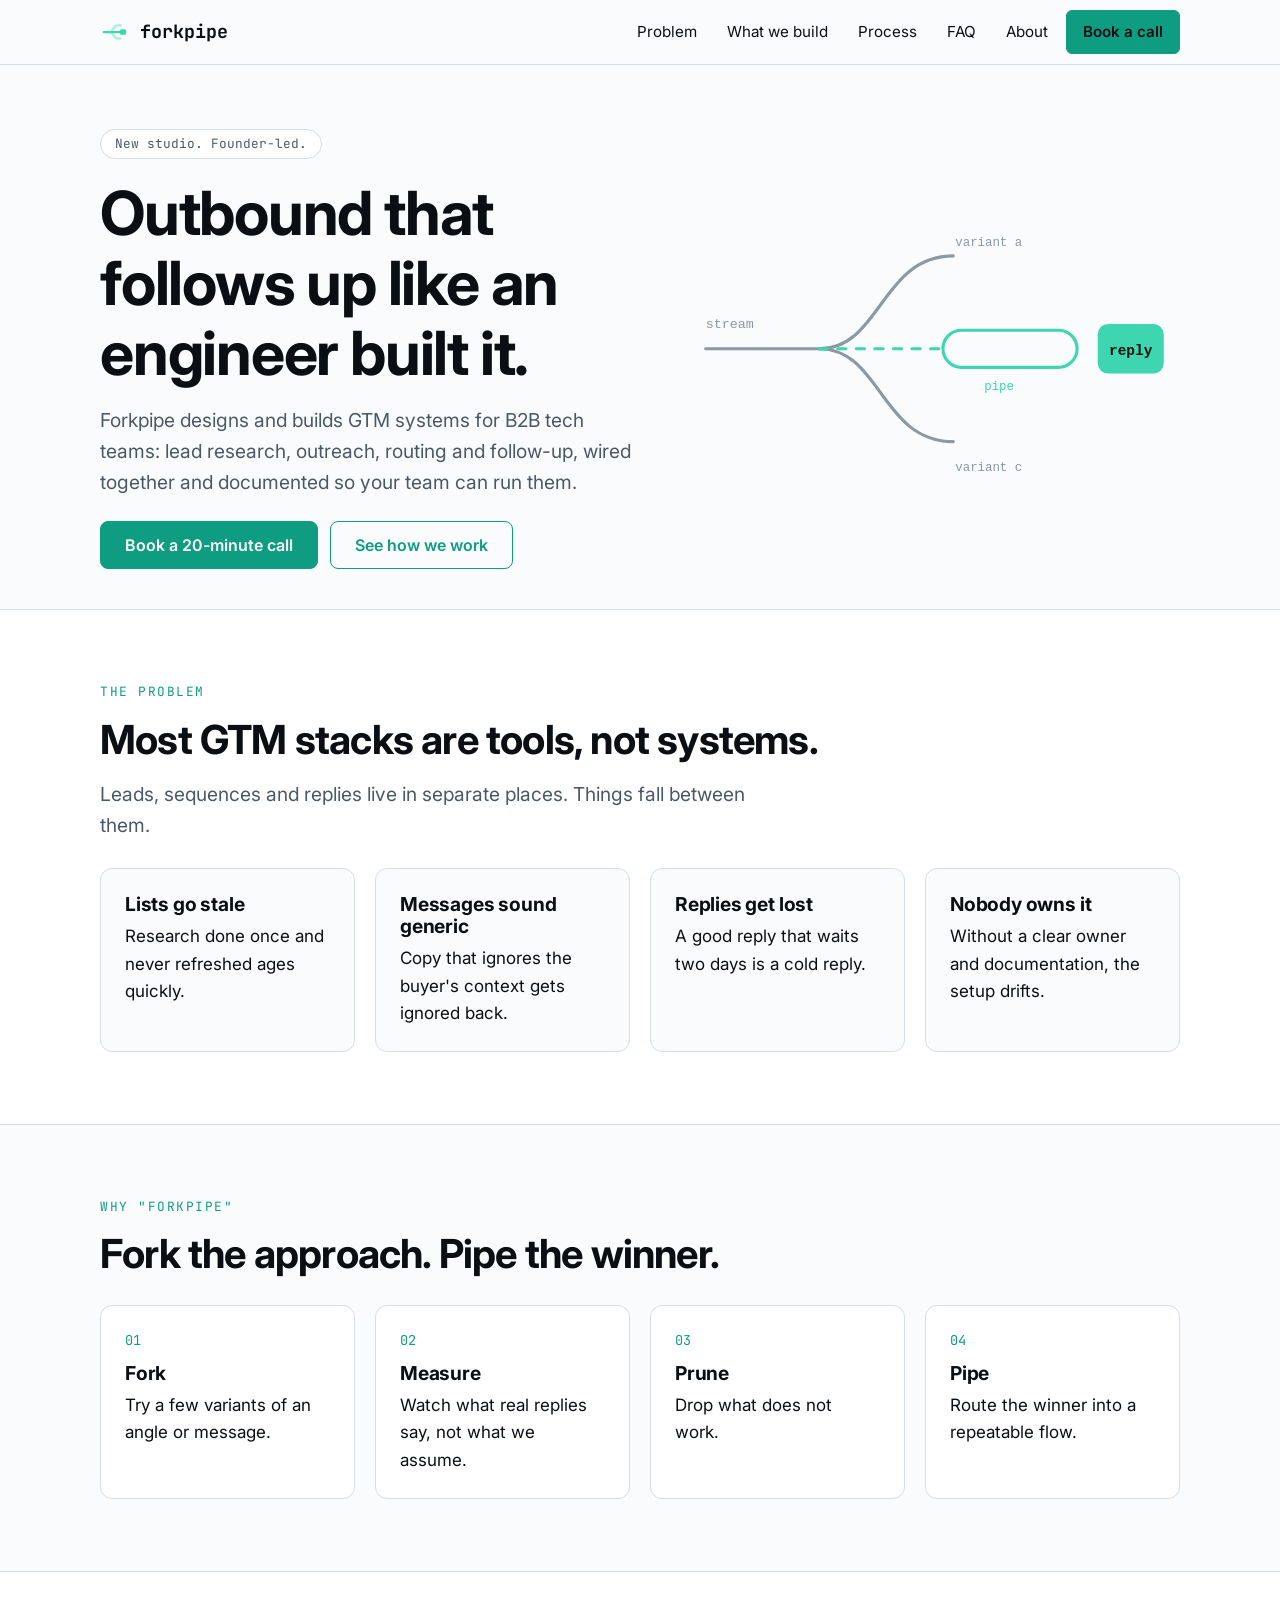
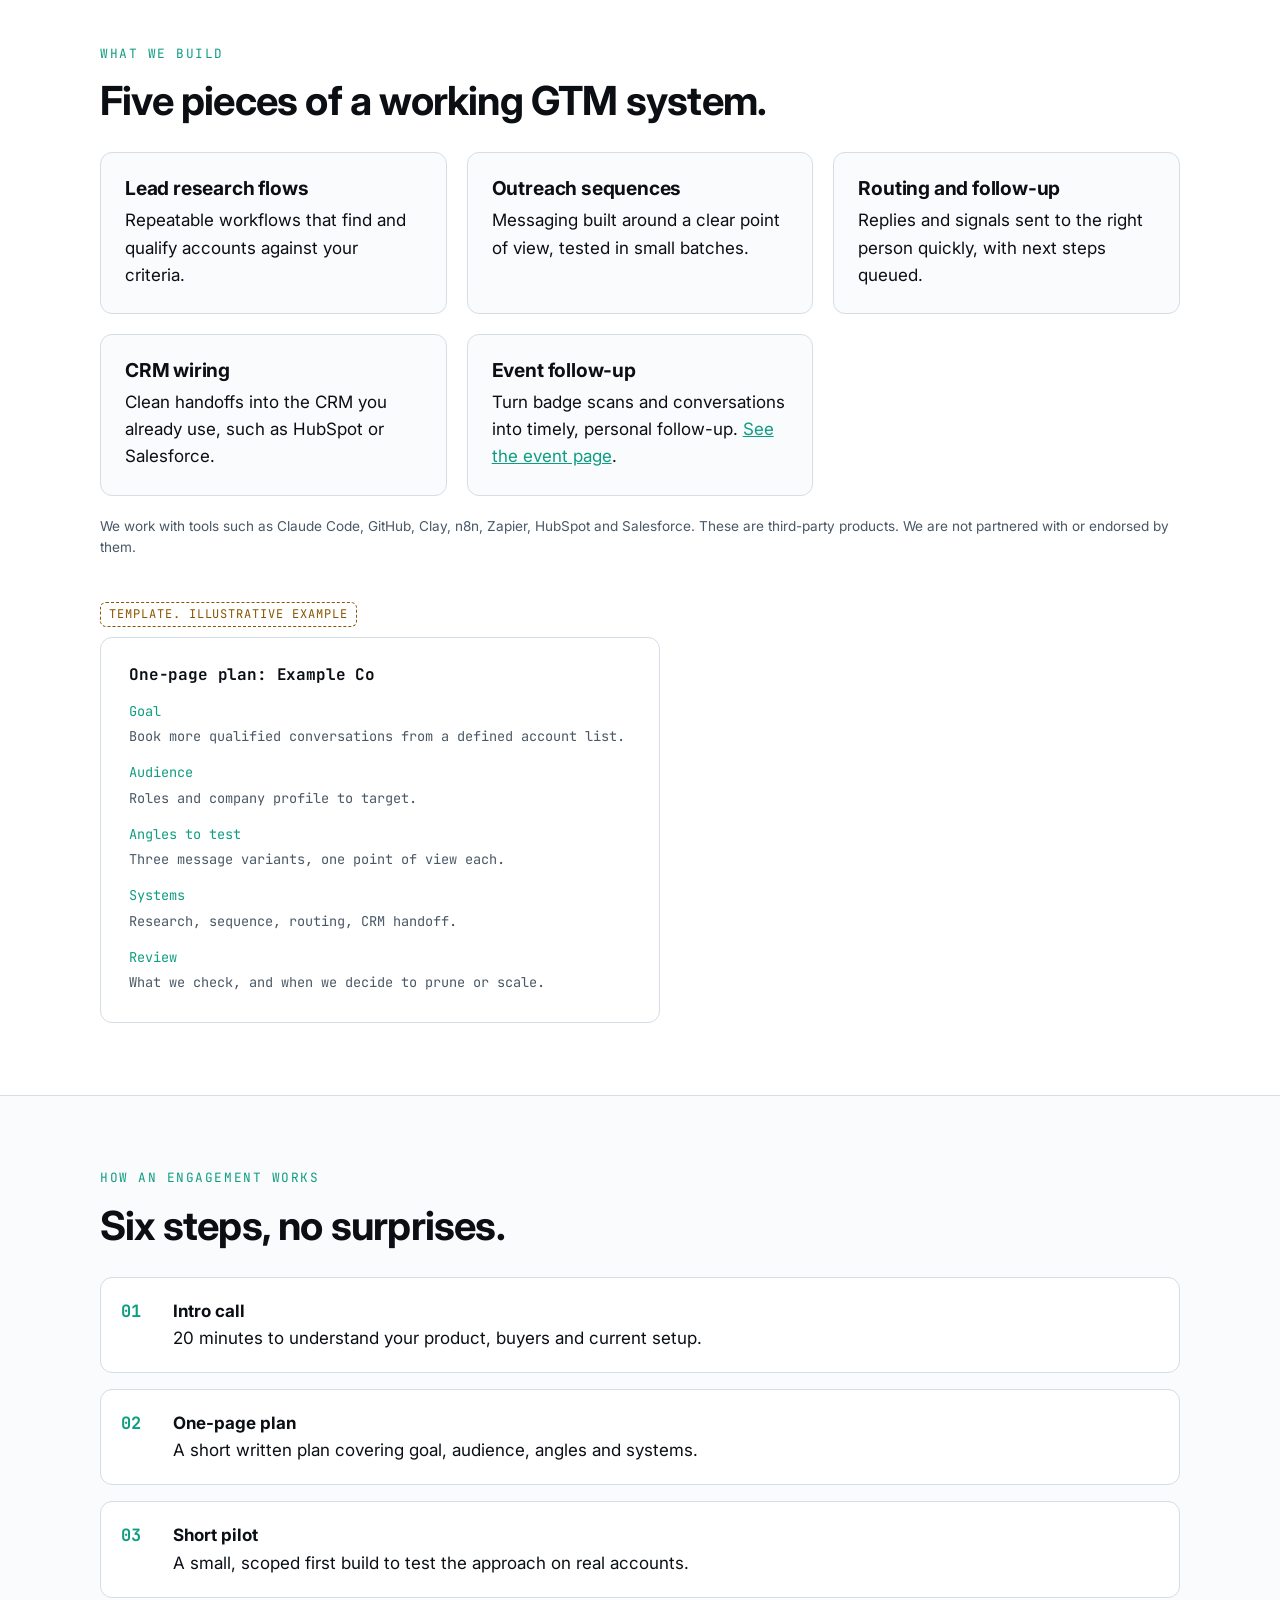
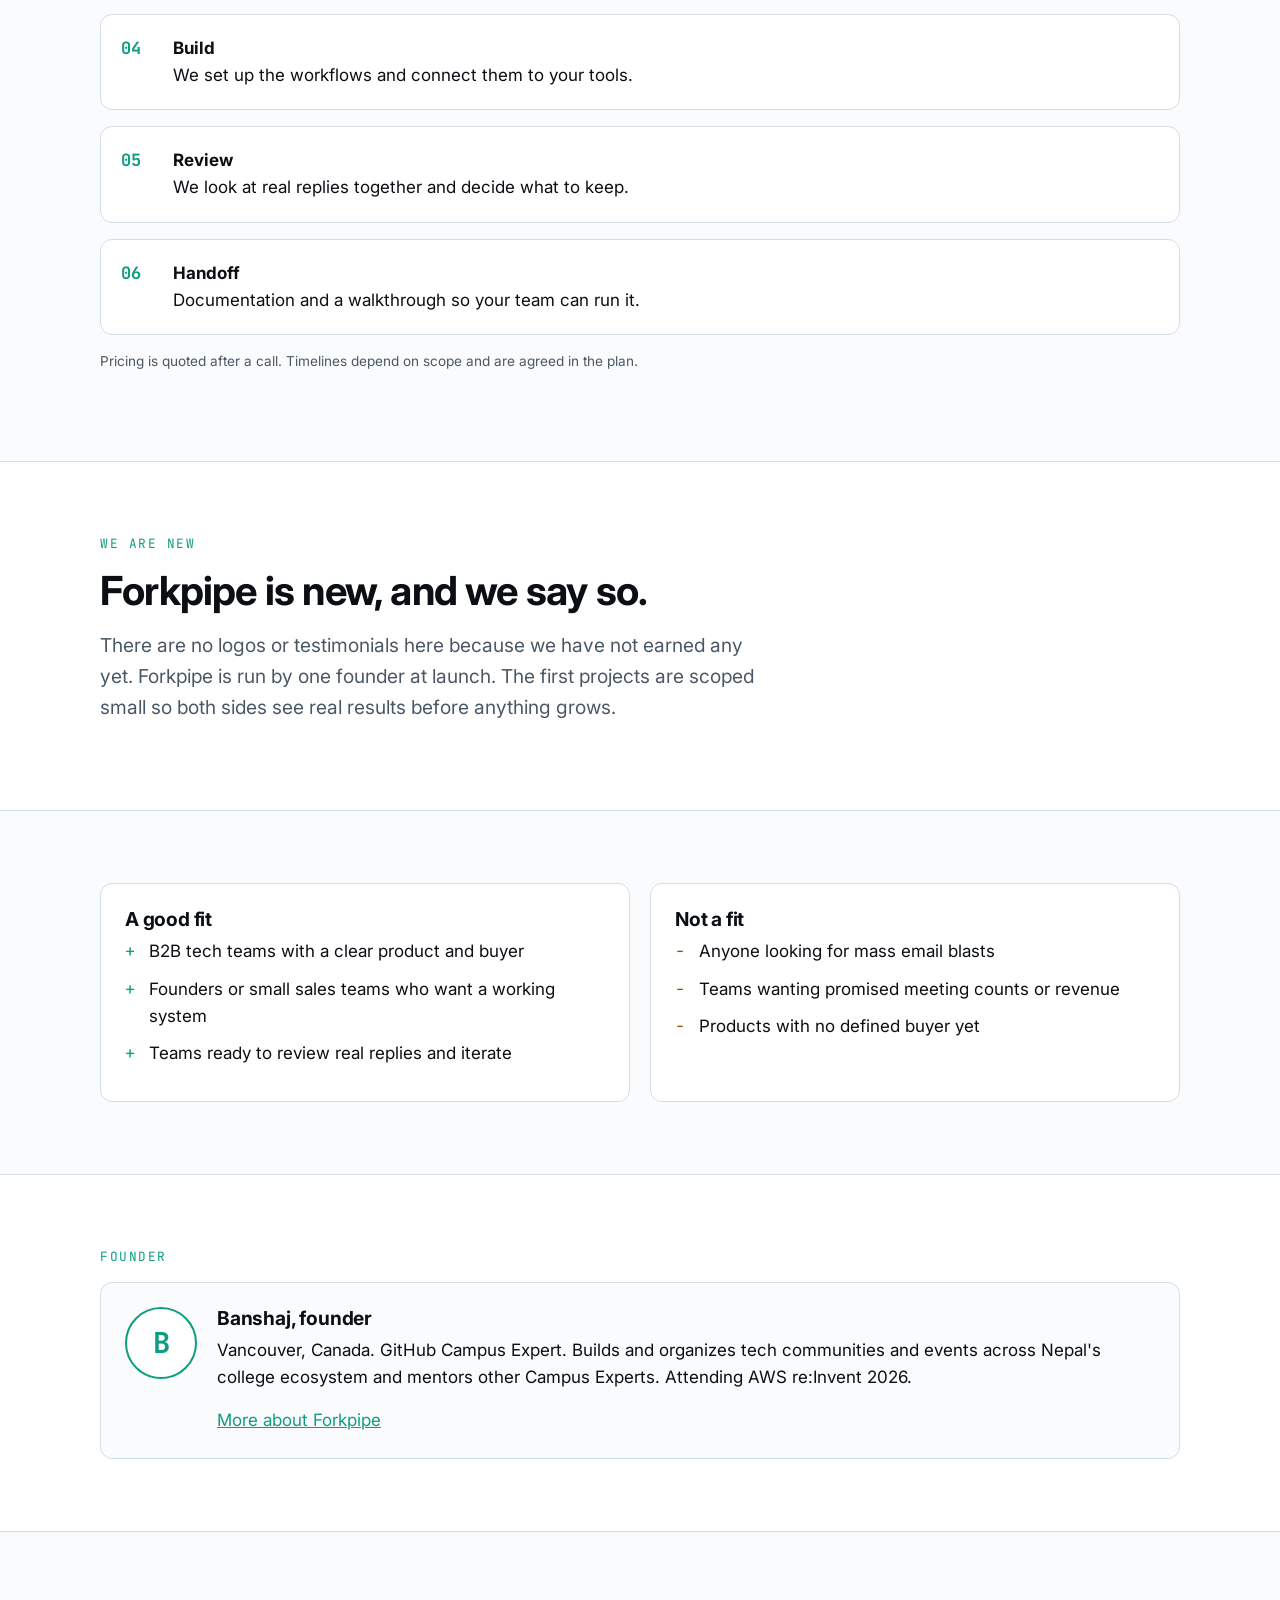
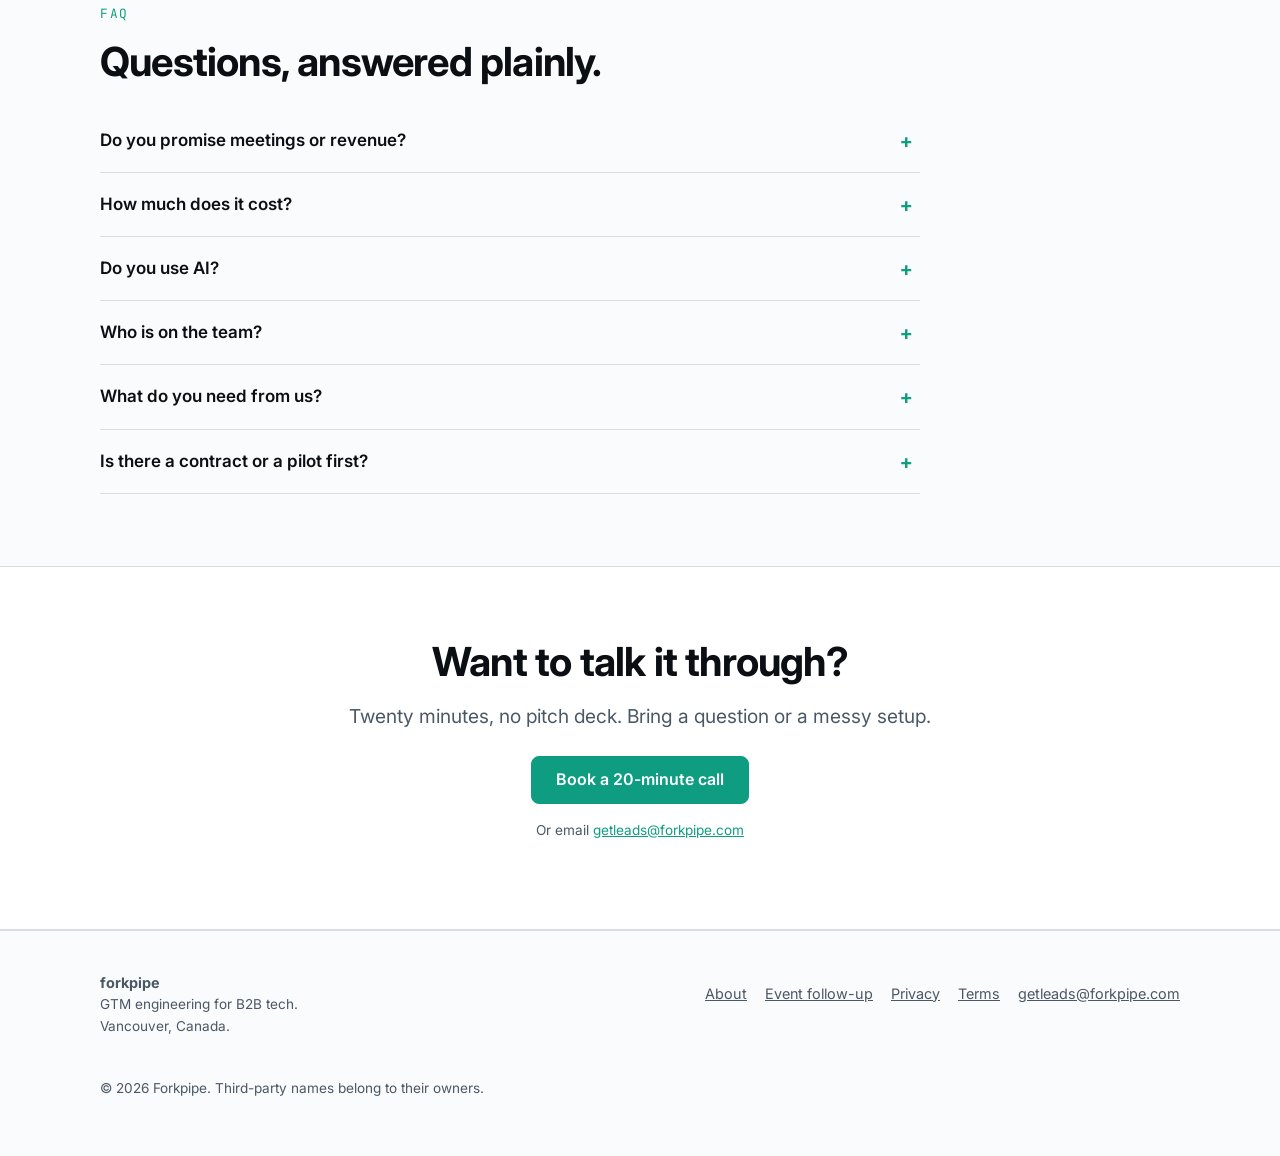
<file: index.html>
<!doctype html>
<html lang="en">
<head>
<meta charset="utf-8">
<meta http-equiv="Content-Security-Policy" content="upgrade-insecure-requests">
<meta name="viewport" content="width=device-width, initial-scale=1">
<title>Forkpipe | GTM engineering for B2B tech</title>
<meta name="description" content="Forkpipe is a founder-led GTM engineering studio. We build the outbound and follow-up systems that turn B2B tech interest into conversations.">
<link rel="canonical" href="https://forkpipe.com/">
<link rel="icon" href="/favicon.svg" type="image/svg+xml">
<meta property="og:type" content="website">
<meta property="og:site_name" content="Forkpipe">
<meta property="og:title" content="Forkpipe | GTM engineering for B2B tech">
<meta property="og:description" content="A founder-led GTM engineering studio for B2B tech.">
<meta property="og:url" content="https://forkpipe.com/">
<meta property="og:image" content="https://forkpipe.com/assets/og-image.svg">
<meta name="twitter:card" content="summary_large_image">
<link rel="preconnect" href="https://fonts.googleapis.com">
<link rel="preconnect" href="https://fonts.gstatic.com" crossorigin>
<link href="https://fonts.googleapis.com/css2?family=Inter:wght@400;600;700&family=JetBrains+Mono:wght@400;700&display=swap" rel="stylesheet">
<link rel="stylesheet" href="/assets/css/style.css">
<script type="application/ld+json">{"@context":"https://schema.org","@type":"Organization","name":"Forkpipe","url":"https://forkpipe.com","email":"getleads@forkpipe.com"}</script>
</head>
<body>
<a class="skip" href="#main">Skip to content</a>
<div class="banner" id="event-banner" hidden></div>
<header class="nav"><div class="wrap">
<a class="brand" href="/" aria-label="Forkpipe home"><svg viewBox="0 0 32 32" aria-hidden="true"><g fill="none" stroke="#3DD6B0" stroke-width="2.4" stroke-linecap="round" stroke-linejoin="round"><path d="M4 16h7"/><path d="M11 16c3 0 3-7 8-7h3" opacity=".4"/><path d="M11 16c3 0 3 7 8 7h3" opacity=".4"/><path d="M11 16h12"/></g><rect x="21" y="13" width="7" height="6" rx="2" fill="#3DD6B0"/></svg>forkpipe</a>
<button class="menu-btn" aria-expanded="false" aria-controls="nav-links" aria-label="Menu">&#9776;</button>
<ul class="links" id="nav-links">
<li><a href="/#problem">Problem</a></li>
<li><a href="/#build">What we build</a></li>
<li><a href="/#process">Process</a></li>
<li><a href="/#faq">FAQ</a></li>
<li><a href="/about/">About</a></li>
<li><a class="btn sm" href="mailto:getleads@forkpipe.com?subject=20-minute%20call">Book a call</a></li>
</ul>
</div></header>
<main id="main">

<section class="hero"><div class="wrap hero-grid">
<div>
<span class="badge">New studio. Founder-led.</span>
<h1>Outbound that follows up like an engineer built it.</h1>
<p class="lead">Forkpipe designs and builds GTM systems for B2B tech teams: lead research, outreach, routing and follow-up, wired together and documented so your team can run them.</p>
<div class="actions">
<a class="btn" href="mailto:getleads@forkpipe.com?subject=20-minute%20call">Book a 20-minute call</a>
<a class="btn ghost" href="#process">See how we work</a>
</div>
</div>
<div>
<svg class="diagram" viewBox="0 0 480 300" role="img" aria-label="Diagram: one stream of leads forks into three branches. Two fade out. The winning branch flows through a pipe to a reply.">
<g fill="none" stroke-width="3" stroke-linecap="round">
<path d="M20 150h110" stroke="#8B98A5"/>
<path class="fade-a" d="M130 150C190 150 190 60 260 60" stroke="#8B98A5"/>
<path class="fade-b" d="M130 150C190 150 190 240 260 240" stroke="#8B98A5"/>
<path class="flow" d="M130 150h120" stroke="#3DD6B0"/>
</g>
<rect x="250" y="132" width="130" height="36" rx="18" fill="none" stroke="#3DD6B0" stroke-width="3"/>
<rect class="pulse" x="400" y="126" width="64" height="48" rx="10" fill="#3DD6B0"/>
<text x="432" y="156" text-anchor="middle" font-family="monospace" font-size="14" font-weight="700" fill="#06140F">reply</text>
<text x="20" y="130" font-family="monospace" font-size="13" fill="#8B98A5">stream</text>
<text x="262" y="50" font-family="monospace" font-size="12" fill="#8B98A5">variant a</text>
<text x="262" y="268" font-family="monospace" font-size="12" fill="#8B98A5">variant c</text>
<text x="290" y="190" font-family="monospace" font-size="12" fill="#3DD6B0">pipe</text>
</svg>
</div>
</div></section>

<section id="problem" class="alt"><div class="wrap">
<span class="label">The problem</span>
<h2>Most GTM stacks are tools, not systems.</h2>
<p class="lead">Leads, sequences and replies live in separate places. Things fall between them.</p>
<div class="grid g4" style="margin-top:28px">
<div class="card"><h3>Lists go stale</h3><p>Research done once and never refreshed ages quickly.</p></div>
<div class="card"><h3>Messages sound generic</h3><p>Copy that ignores the buyer's context gets ignored back.</p></div>
<div class="card"><h3>Replies get lost</h3><p>A good reply that waits two days is a cold reply.</p></div>
<div class="card"><h3>Nobody owns it</h3><p>Without a clear owner and documentation, the setup drifts.</p></div>
</div>
</div></section>

<section id="name"><div class="wrap">
<span class="label">Why "forkpipe"</span>
<h2>Fork the approach. Pipe the winner.</h2>
<div class="grid g4" style="margin-top:28px">
<div class="card"><span class="num">01</span><h3>Fork</h3><p>Try a few variants of an angle or message.</p></div>
<div class="card"><span class="num">02</span><h3>Measure</h3><p>Watch what real replies say, not what we assume.</p></div>
<div class="card"><span class="num">03</span><h3>Prune</h3><p>Drop what does not work.</p></div>
<div class="card"><span class="num">04</span><h3>Pipe</h3><p>Route the winner into a repeatable flow.</p></div>
</div>
</div></section>

<section id="build" class="alt"><div class="wrap">
<span class="label">What we build</span>
<h2>Five pieces of a working GTM system.</h2>
<div class="grid g3" style="margin-top:28px">
<div class="card"><h3>Lead research flows</h3><p>Repeatable workflows that find and qualify accounts against your criteria.</p></div>
<div class="card"><h3>Outreach sequences</h3><p>Messaging built around a clear point of view, tested in small batches.</p></div>
<div class="card"><h3>Routing and follow-up</h3><p>Replies and signals sent to the right person quickly, with next steps queued.</p></div>
<div class="card"><h3>CRM wiring</h3><p>Clean handoffs into the CRM you already use, such as HubSpot or Salesforce.</p></div>
<div class="card"><h3>Event follow-up</h3><p>Turn badge scans and conversations into timely, personal follow-up. <a href="/event-followup/">See the event page</a>.</p></div>
</div>
<p class="fine" style="margin-top:20px">We work with tools such as Claude Code, GitHub, Clay, n8n, Zapier, HubSpot and Salesforce. These are third-party products. We are not partnered with or endorsed by them.</p>

<div style="margin-top:40px">
<span class="tag">Template. Illustrative example</span>
<div class="doc">
<h3>One-page plan: Example Co</h3>
<dl>
<dt>Goal</dt><dd>Book more qualified conversations from a defined account list.</dd>
<dt>Audience</dt><dd>Roles and company profile to target.</dd>
<dt>Angles to test</dt><dd>Three message variants, one point of view each.</dd>
<dt>Systems</dt><dd>Research, sequence, routing, CRM handoff.</dd>
<dt>Review</dt><dd>What we check, and when we decide to prune or scale.</dd>
</dl>
</div>
</div>
<div class="proof" id="proof"></div>
</div></section>

<section id="process"><div class="wrap">
<span class="label">How an engagement works</span>
<h2>Six steps, no surprises.</h2>
<ol class="steps" style="margin-top:28px">
<li><strong>Intro call</strong>20 minutes to understand your product, buyers and current setup.</li>
<li><strong>One-page plan</strong>A short written plan covering goal, audience, angles and systems.</li>
<li><strong>Short pilot</strong>A small, scoped first build to test the approach on real accounts.</li>
<li><strong>Build</strong>We set up the workflows and connect them to your tools.</li>
<li><strong>Review</strong>We look at real replies together and decide what to keep.</li>
<li><strong>Handoff</strong>Documentation and a walkthrough so your team can run it.</li>
</ol>
<p class="fine" style="margin-top:16px">Pricing is quoted after a call. Timelines depend on scope and are agreed in the plan.</p>
</div></section>

<section class="alt"><div class="wrap">
<span class="label">We are new</span>
<h2>Forkpipe is new, and we say so.</h2>
<p class="lead">There are no logos or testimonials here because we have not earned any yet. Forkpipe is run by one founder at launch. The first projects are scoped small so both sides see real results before anything grows.</p>
</div></section>

<section id="fit"><div class="wrap">
<div class="grid g2">
<div class="card"><h3>A good fit</h3>
<ul class="yes">
<li>B2B tech teams with a clear product and buyer</li>
<li>Founders or small sales teams who want a working system</li>
<li>Teams ready to review real replies and iterate</li>
</ul></div>
<div class="card"><h3>Not a fit</h3>
<ul class="no">
<li>Anyone looking for mass email blasts</li>
<li>Teams wanting promised meeting counts or revenue</li>
<li>Products with no defined buyer yet</li>
</ul></div>
</div>
</div></section>

<section class="alt"><div class="wrap">
<span class="label">Founder</span>
<div class="card founder">
<div class="mono-badge" aria-hidden="true">B</div>
<div>
<h3>Banshaj, founder</h3>
<p>Vancouver, Canada. GitHub Campus Expert. Builds and organizes tech communities and events across Nepal's college ecosystem and mentors other Campus Experts. Attending AWS re:Invent 2026.</p>
<p><a href="/about/">More about Forkpipe</a></p>
</div>
</div>
</div></section>

<section id="faq"><div class="wrap">
<span class="label">FAQ</span>
<h2>Questions, answered plainly.</h2>
<div class="faq" style="margin-top:24px">
<details><summary>Do you promise meetings or revenue?</summary><div class="ans">No. Nobody honest can. We build the system and report what real replies show.</div></details>
<details><summary>How much does it cost?</summary><div class="ans">We custom quote every project after a call.</div></details>
<details><summary>Do you use AI?</summary><div class="ans">Yes, as a tool inside the workflows, with a human reviewing what goes out. We use tools like Claude Code.</div></details>
<details><summary>Who is on the team?</summary><div class="ans">Forkpipe is founder-led and one person at launch.</div></details>
<details><summary>What do you need from us?</summary><div class="ans">A clear description of your product and buyers, access to the tools involved, and a reviewer on your side.</div></details>
<details><summary>Is there a contract or a pilot first?</summary><div class="ans">We start with a short pilot. Terms are agreed in writing before work begins.</div></details>
</div>
</div></section>

<section class="alt cta"><div class="wrap">
<h2>Want to talk it through?</h2>
<p class="lead">Twenty minutes, no pitch deck. Bring a question or a messy setup.</p>
<div class="actions"><a class="btn" href="mailto:getleads@forkpipe.com?subject=20-minute%20call">Book a 20-minute call</a></div>
<p class="fine" style="margin-top:16px">Or email <a href="mailto:getleads@forkpipe.com">getleads@forkpipe.com</a></p>
</div></section>

</main>
<footer><div class="wrap">
<div><strong>forkpipe</strong><p class="fine">GTM engineering for B2B tech.<br>Vancouver, Canada.</p></div>
<ul>
<li><a href="/about/">About</a></li>
<li><a href="/event-followup/">Event follow-up</a></li>
<li><a href="/privacy/">Privacy</a></li>
<li><a href="/terms/">Terms</a></li>
<li><a href="mailto:getleads@forkpipe.com">getleads@forkpipe.com</a></li>
</ul>
<p class="fine" style="width:100%">&copy; 2026 Forkpipe. Third-party names belong to their owners.</p>
</div></footer>
<script src="/assets/js/main.js" defer></script>
</body>
</html>
</file>
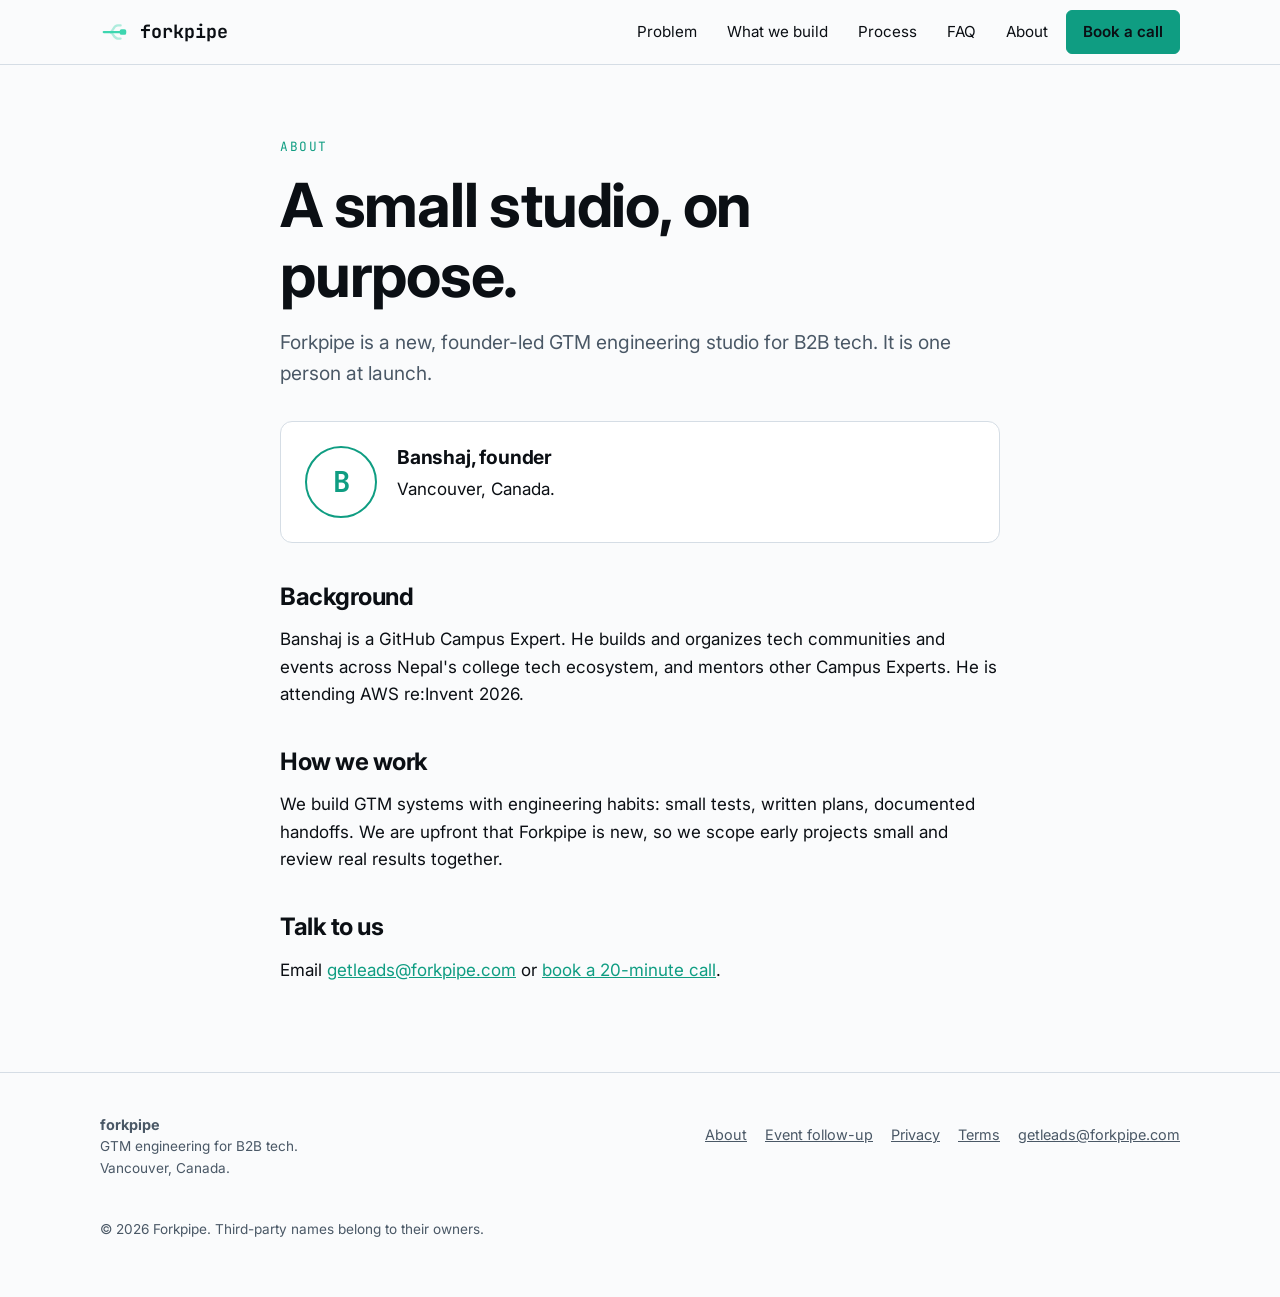
<file: about/index.html>
<!doctype html>
<html lang="en">
<head>
<meta charset="utf-8">
<meta http-equiv="Content-Security-Policy" content="upgrade-insecure-requests">
<meta name="viewport" content="width=device-width, initial-scale=1">
<title>About | Forkpipe</title>
<meta name="description" content="Forkpipe is a new, founder-led GTM engineering studio for B2B tech, run by Banshaj from Vancouver, Canada.">
<link rel="canonical" href="https://forkpipe.com/about/">
<link rel="icon" href="/favicon.svg" type="image/svg+xml">
<meta property="og:type" content="website">
<meta property="og:site_name" content="Forkpipe">
<meta property="og:title" content="About | Forkpipe">
<meta property="og:description" content="A new, founder-led GTM engineering studio.">
<meta property="og:url" content="https://forkpipe.com/about/">
<meta property="og:image" content="https://forkpipe.com/assets/og-image.svg">
<meta name="twitter:card" content="summary_large_image">
<link rel="preconnect" href="https://fonts.googleapis.com">
<link rel="preconnect" href="https://fonts.gstatic.com" crossorigin>
<link href="https://fonts.googleapis.com/css2?family=Inter:wght@400;600;700&family=JetBrains+Mono:wght@400;700&display=swap" rel="stylesheet">
<link rel="stylesheet" href="/assets/css/style.css">
</head>
<body>
<a class="skip" href="#main">Skip to content</a>
<header class="nav"><div class="wrap">
<a class="brand" href="/" aria-label="Forkpipe home"><svg viewBox="0 0 32 32" aria-hidden="true"><g fill="none" stroke="#3DD6B0" stroke-width="2.4" stroke-linecap="round" stroke-linejoin="round"><path d="M4 16h7"/><path d="M11 16c3 0 3-7 8-7h3" opacity=".4"/><path d="M11 16c3 0 3 7 8 7h3" opacity=".4"/><path d="M11 16h12"/></g><rect x="21" y="13" width="7" height="6" rx="2" fill="#3DD6B0"/></svg>forkpipe</a>
<button class="menu-btn" aria-expanded="false" aria-controls="nav-links" aria-label="Menu">&#9776;</button>
<ul class="links" id="nav-links">
<li><a href="/#problem">Problem</a></li>
<li><a href="/#build">What we build</a></li>
<li><a href="/#process">Process</a></li>
<li><a href="/#faq">FAQ</a></li>
<li><a href="/about/">About</a></li>
<li><a class="btn sm" href="mailto:getleads@forkpipe.com?subject=20-minute%20call">Book a call</a></li>
</ul>
</div></header>
<main id="main">
<section><div class="wrap prose">
<span class="label">About</span>
<h1>A small studio, on purpose.</h1>
<p class="lead">Forkpipe is a new, founder-led GTM engineering studio for B2B tech. It is one person at launch.</p>
<div class="card founder" style="margin:32px 0">
<div class="mono-badge" aria-hidden="true">B</div>
<div><h3>Banshaj, founder</h3><p>Vancouver, Canada.</p></div>
</div>
<h2>Background</h2>
<p>Banshaj is a GitHub Campus Expert. He builds and organizes tech communities and events across Nepal's college tech ecosystem, and mentors other Campus Experts. He is attending AWS re:Invent 2026.</p>
<h2>How we work</h2>
<p>We build GTM systems with engineering habits: small tests, written plans, documented handoffs. We are upfront that Forkpipe is new, so we scope early projects small and review real results together.</p>
<h2>Talk to us</h2>
<p>Email <a href="mailto:getleads@forkpipe.com">getleads@forkpipe.com</a> or <a href="mailto:getleads@forkpipe.com?subject=20-minute%20call">book a 20-minute call</a>.</p>
</div></section>
</main>
<footer><div class="wrap">
<div><strong>forkpipe</strong><p class="fine">GTM engineering for B2B tech.<br>Vancouver, Canada.</p></div>
<ul>
<li><a href="/about/">About</a></li>
<li><a href="/event-followup/">Event follow-up</a></li>
<li><a href="/privacy/">Privacy</a></li>
<li><a href="/terms/">Terms</a></li>
<li><a href="mailto:getleads@forkpipe.com">getleads@forkpipe.com</a></li>
</ul>
<p class="fine" style="width:100%">&copy; 2026 Forkpipe. Third-party names belong to their owners.</p>
</div></footer>
<script src="/assets/js/main.js" defer></script>
</body>
</html>
</file>
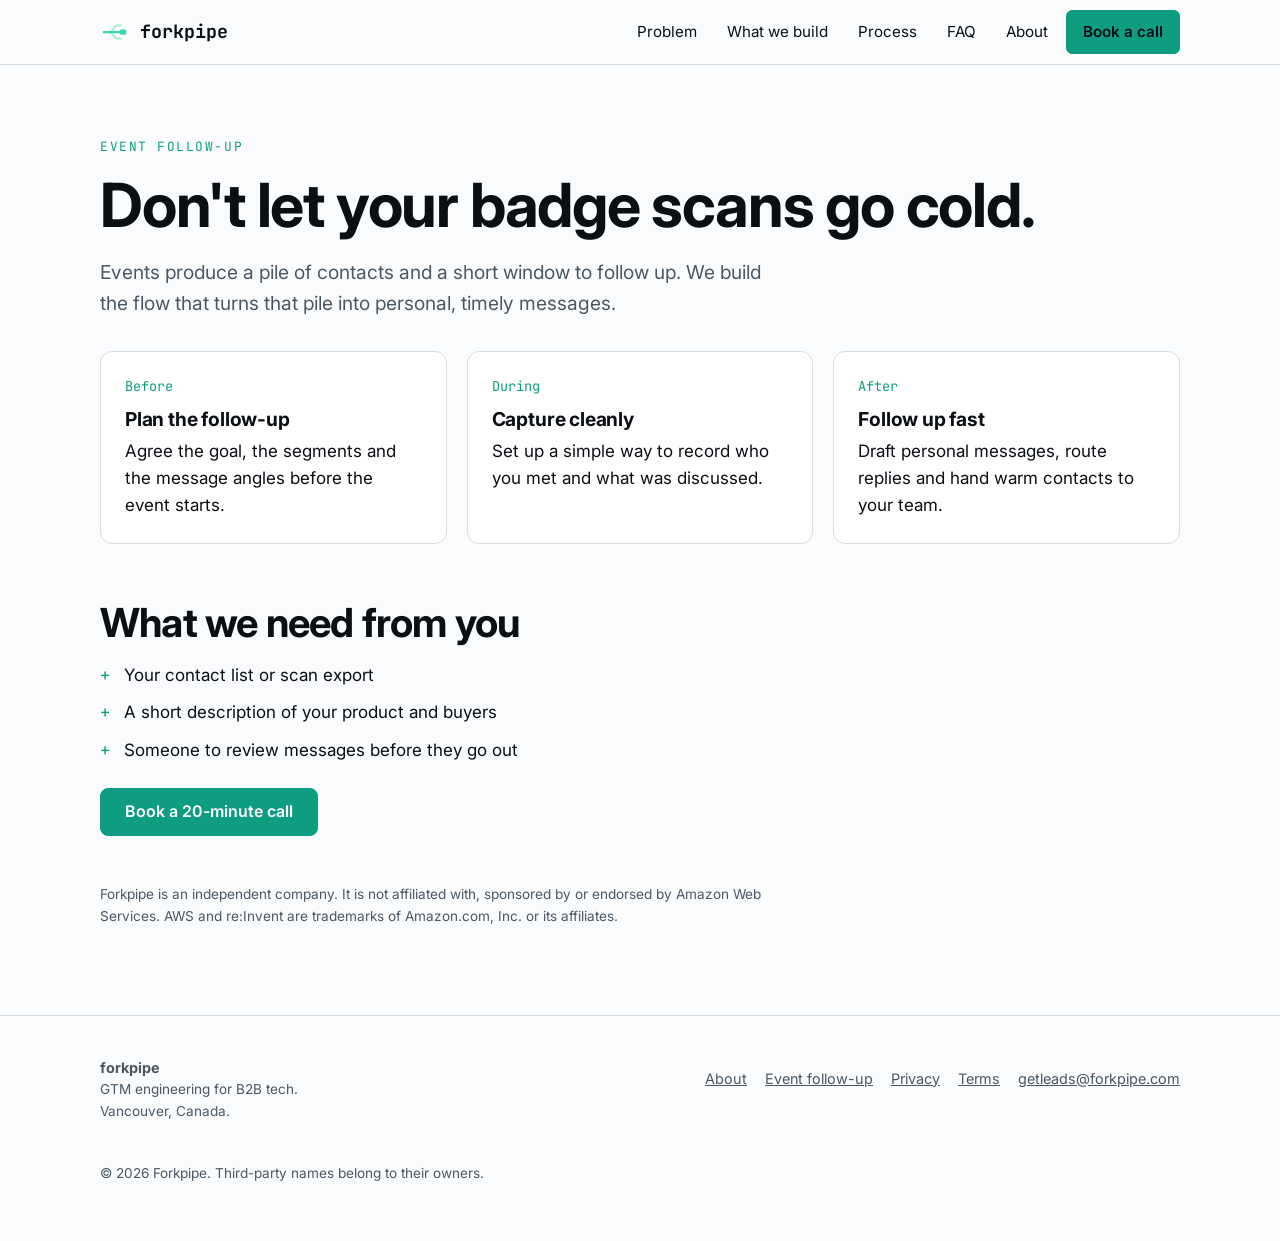
<file: event-followup/index.html>
<!doctype html>
<html lang="en">
<head>
<meta charset="utf-8">
<meta http-equiv="Content-Security-Policy" content="upgrade-insecure-requests">
<meta name="viewport" content="width=device-width, initial-scale=1">
<title>Event follow-up | Forkpipe</title>
<meta name="description" content="Turn badge scans and event conversations into timely, personal follow-up. A Forkpipe service for B2B tech teams.">
<link rel="canonical" href="https://forkpipe.com/event-followup/">
<link rel="icon" href="/favicon.svg" type="image/svg+xml">
<meta property="og:type" content="website">
<meta property="og:site_name" content="Forkpipe">
<meta property="og:title" content="Event follow-up | Forkpipe">
<meta property="og:description" content="Don't let your badge scans go cold.">
<meta property="og:url" content="https://forkpipe.com/event-followup/">
<meta property="og:image" content="https://forkpipe.com/assets/og-image.svg">
<meta name="twitter:card" content="summary_large_image">
<link rel="preconnect" href="https://fonts.googleapis.com">
<link rel="preconnect" href="https://fonts.gstatic.com" crossorigin>
<link href="https://fonts.googleapis.com/css2?family=Inter:wght@400;600;700&family=JetBrains+Mono:wght@400;700&display=swap" rel="stylesheet">
<link rel="stylesheet" href="/assets/css/style.css">
</head>
<body>
<a class="skip" href="#main">Skip to content</a>
<header class="nav"><div class="wrap">
<a class="brand" href="/" aria-label="Forkpipe home"><svg viewBox="0 0 32 32" aria-hidden="true"><g fill="none" stroke="#3DD6B0" stroke-width="2.4" stroke-linecap="round" stroke-linejoin="round"><path d="M4 16h7"/><path d="M11 16c3 0 3-7 8-7h3" opacity=".4"/><path d="M11 16c3 0 3 7 8 7h3" opacity=".4"/><path d="M11 16h12"/></g><rect x="21" y="13" width="7" height="6" rx="2" fill="#3DD6B0"/></svg>forkpipe</a>
<button class="menu-btn" aria-expanded="false" aria-controls="nav-links" aria-label="Menu">&#9776;</button>
<ul class="links" id="nav-links">
<li><a href="/#problem">Problem</a></li>
<li><a href="/#build">What we build</a></li>
<li><a href="/#process">Process</a></li>
<li><a href="/#faq">FAQ</a></li>
<li><a href="/about/">About</a></li>
<li><a class="btn sm" href="mailto:getleads@forkpipe.com?subject=Event%20follow-up">Book a call</a></li>
</ul>
</div></header>
<main id="main">
<section><div class="wrap">
<span class="label">Event follow-up</span>
<h1>Don't let your badge scans go cold.</h1>
<p class="lead">Events produce a pile of contacts and a short window to follow up. We build the flow that turns that pile into personal, timely messages.</p>
<div class="grid g3" style="margin-top:32px">
<div class="card"><span class="num">Before</span><h3>Plan the follow-up</h3><p>Agree the goal, the segments and the message angles before the event starts.</p></div>
<div class="card"><span class="num">During</span><h3>Capture cleanly</h3><p>Set up a simple way to record who you met and what was discussed.</p></div>
<div class="card"><span class="num">After</span><h3>Follow up fast</h3><p>Draft personal messages, route replies and hand warm contacts to your team.</p></div>
</div>
<h2 style="margin-top:56px">What we need from you</h2>
<ul class="yes" style="max-width:640px">
<li>Your contact list or scan export</li>
<li>A short description of your product and buyers</li>
<li>Someone to review messages before they go out</li>
</ul>
<div class="actions"><a class="btn" href="mailto:getleads@forkpipe.com?subject=Event%20follow-up">Book a 20-minute call</a></div>
<p class="fine" style="margin-top:48px;max-width:680px">Forkpipe is an independent company. It is not affiliated with, sponsored by or endorsed by Amazon Web Services. AWS and re:Invent are trademarks of Amazon.com, Inc. or its affiliates.</p>
</div></section>
</main>
<footer><div class="wrap">
<div><strong>forkpipe</strong><p class="fine">GTM engineering for B2B tech.<br>Vancouver, Canada.</p></div>
<ul>
<li><a href="/about/">About</a></li>
<li><a href="/event-followup/">Event follow-up</a></li>
<li><a href="/privacy/">Privacy</a></li>
<li><a href="/terms/">Terms</a></li>
<li><a href="mailto:getleads@forkpipe.com">getleads@forkpipe.com</a></li>
</ul>
<p class="fine" style="width:100%">&copy; 2026 Forkpipe. Third-party names belong to their owners.</p>
</div></footer>
<script src="/assets/js/main.js" defer></script>
</body>
</html>
</file>
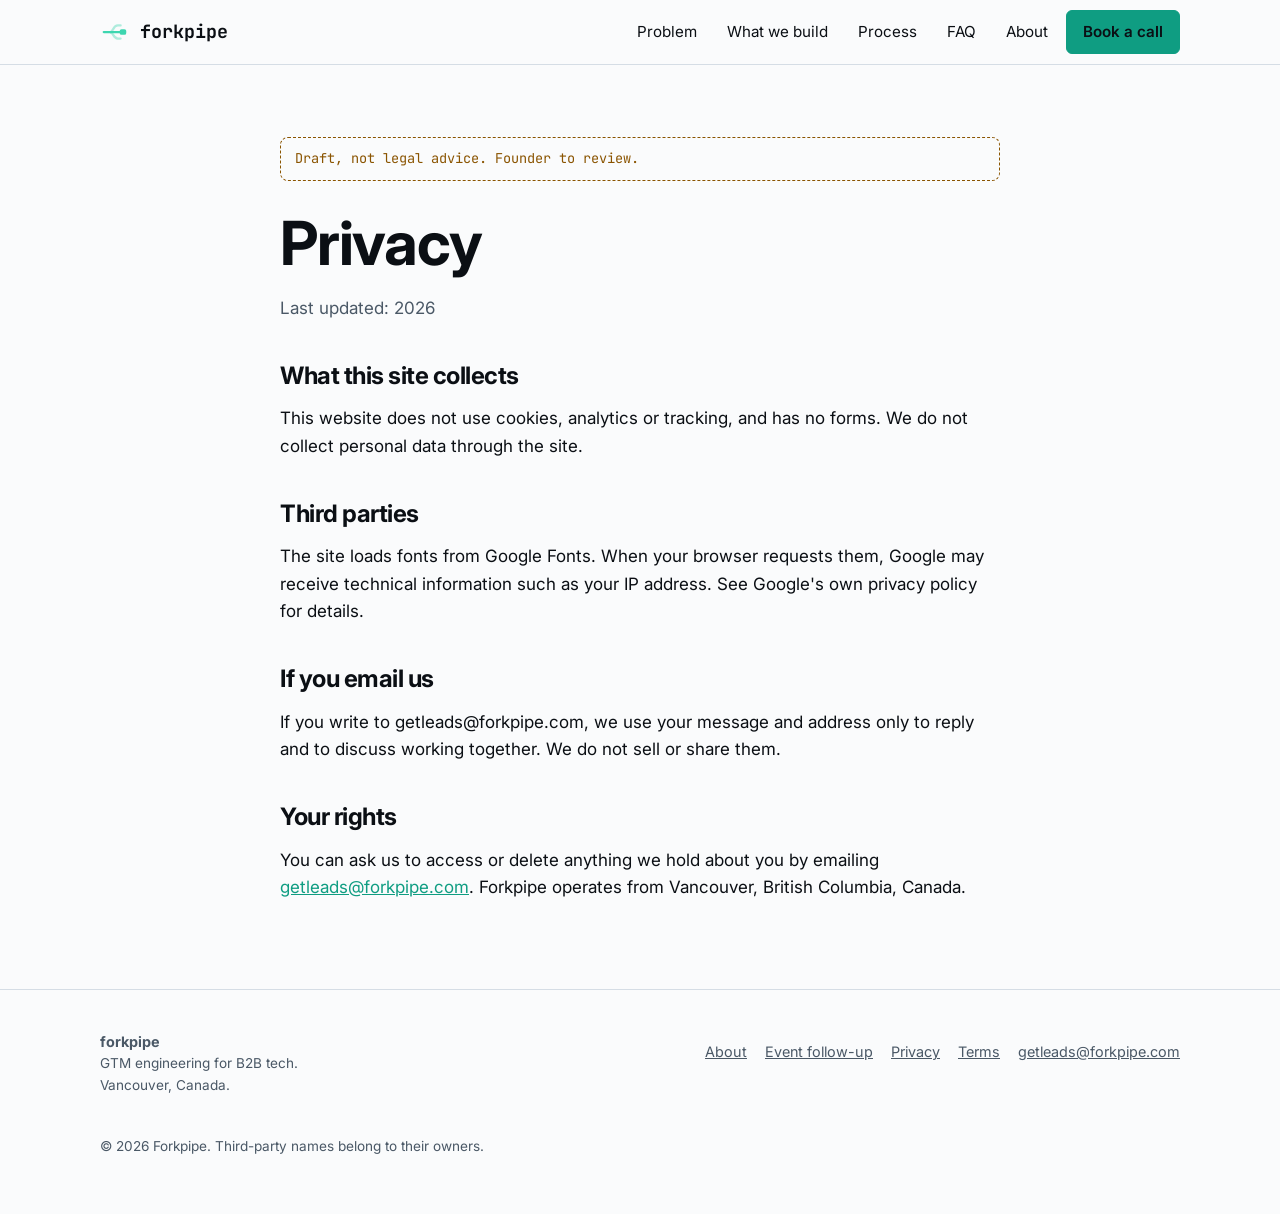
<file: privacy/index.html>
<!doctype html>
<html lang="en">
<head>
<meta charset="utf-8">
<meta http-equiv="Content-Security-Policy" content="upgrade-insecure-requests">
<meta name="viewport" content="width=device-width, initial-scale=1">
<title>Privacy | Forkpipe</title>
<meta name="description" content="Forkpipe privacy notice. This website collects no personal data and sets no cookies.">
<link rel="canonical" href="https://forkpipe.com/privacy/">
<link rel="icon" href="/favicon.svg" type="image/svg+xml">
<meta property="og:type" content="website">
<meta property="og:site_name" content="Forkpipe">
<meta property="og:title" content="Privacy | Forkpipe">
<meta property="og:description" content="Forkpipe privacy notice.">
<meta property="og:url" content="https://forkpipe.com/privacy/">
<meta property="og:image" content="https://forkpipe.com/assets/og-image.svg">
<meta name="twitter:card" content="summary_large_image">
<link rel="preconnect" href="https://fonts.googleapis.com">
<link rel="preconnect" href="https://fonts.gstatic.com" crossorigin>
<link href="https://fonts.googleapis.com/css2?family=Inter:wght@400;600;700&family=JetBrains+Mono:wght@400;700&display=swap" rel="stylesheet">
<link rel="stylesheet" href="/assets/css/style.css">
</head>
<body>
<a class="skip" href="#main">Skip to content</a>
<header class="nav"><div class="wrap">
<a class="brand" href="/" aria-label="Forkpipe home"><svg viewBox="0 0 32 32" aria-hidden="true"><g fill="none" stroke="#3DD6B0" stroke-width="2.4" stroke-linecap="round" stroke-linejoin="round"><path d="M4 16h7"/><path d="M11 16c3 0 3-7 8-7h3" opacity=".4"/><path d="M11 16c3 0 3 7 8 7h3" opacity=".4"/><path d="M11 16h12"/></g><rect x="21" y="13" width="7" height="6" rx="2" fill="#3DD6B0"/></svg>forkpipe</a>
<button class="menu-btn" aria-expanded="false" aria-controls="nav-links" aria-label="Menu">&#9776;</button>
<ul class="links" id="nav-links">
<li><a href="/#problem">Problem</a></li>
<li><a href="/#build">What we build</a></li>
<li><a href="/#process">Process</a></li>
<li><a href="/#faq">FAQ</a></li>
<li><a href="/about/">About</a></li>
<li><a class="btn sm" href="mailto:getleads@forkpipe.com?subject=20-minute%20call">Book a call</a></li>
</ul>
</div></header>
<main id="main">
<section><div class="wrap prose">
<div class="draft-note">Draft, not legal advice. Founder to review.</div>
<h1>Privacy</h1>
<p class="muted">Last updated: 2026</p>
<h2>What this site collects</h2>
<p>This website does not use cookies, analytics or tracking, and has no forms. We do not collect personal data through the site.</p>
<h2>Third parties</h2>
<p>The site loads fonts from Google Fonts. When your browser requests them, Google may receive technical information such as your IP address. See Google's own privacy policy for details.</p>
<h2>If you email us</h2>
<p>If you write to getleads@forkpipe.com, we use your message and address only to reply and to discuss working together. We do not sell or share them.</p>
<h2>Your rights</h2>
<p>You can ask us to access or delete anything we hold about you by emailing <a href="mailto:getleads@forkpipe.com">getleads@forkpipe.com</a>. Forkpipe operates from Vancouver, British Columbia, Canada.</p>
</div></section>
</main>
<footer><div class="wrap">
<div><strong>forkpipe</strong><p class="fine">GTM engineering for B2B tech.<br>Vancouver, Canada.</p></div>
<ul>
<li><a href="/about/">About</a></li>
<li><a href="/event-followup/">Event follow-up</a></li>
<li><a href="/privacy/">Privacy</a></li>
<li><a href="/terms/">Terms</a></li>
<li><a href="mailto:getleads@forkpipe.com">getleads@forkpipe.com</a></li>
</ul>
<p class="fine" style="width:100%">&copy; 2026 Forkpipe. Third-party names belong to their owners.</p>
</div></footer>
<script src="/assets/js/main.js" defer></script>
</body>
</html>
</file>
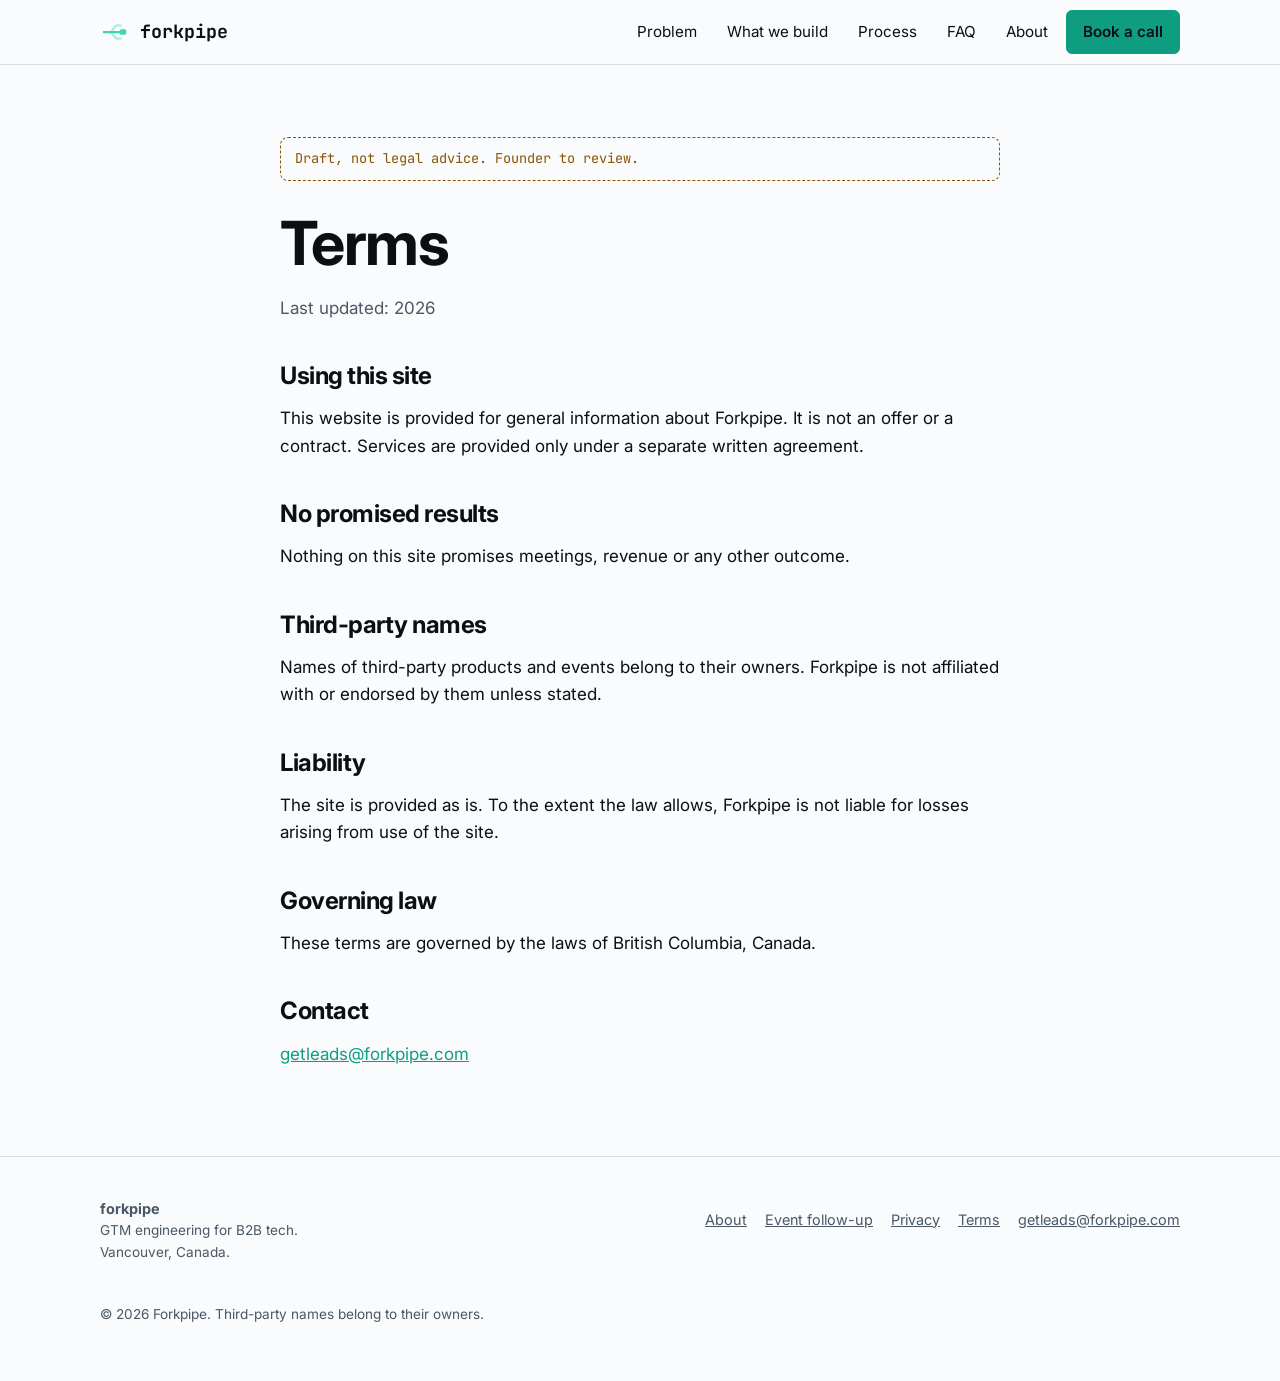
<file: terms/index.html>
<!doctype html>
<html lang="en">
<head>
<meta charset="utf-8">
<meta http-equiv="Content-Security-Policy" content="upgrade-insecure-requests">
<meta name="viewport" content="width=device-width, initial-scale=1">
<title>Terms | Forkpipe</title>
<meta name="description" content="Terms of use for the Forkpipe website.">
<link rel="canonical" href="https://forkpipe.com/terms/">
<link rel="icon" href="/favicon.svg" type="image/svg+xml">
<meta property="og:type" content="website">
<meta property="og:site_name" content="Forkpipe">
<meta property="og:title" content="Terms | Forkpipe">
<meta property="og:description" content="Terms of use for the Forkpipe website.">
<meta property="og:url" content="https://forkpipe.com/terms/">
<meta property="og:image" content="https://forkpipe.com/assets/og-image.svg">
<meta name="twitter:card" content="summary_large_image">
<link rel="preconnect" href="https://fonts.googleapis.com">
<link rel="preconnect" href="https://fonts.gstatic.com" crossorigin>
<link href="https://fonts.googleapis.com/css2?family=Inter:wght@400;600;700&family=JetBrains+Mono:wght@400;700&display=swap" rel="stylesheet">
<link rel="stylesheet" href="/assets/css/style.css">
</head>
<body>
<a class="skip" href="#main">Skip to content</a>
<header class="nav"><div class="wrap">
<a class="brand" href="/" aria-label="Forkpipe home"><svg viewBox="0 0 32 32" aria-hidden="true"><g fill="none" stroke="#3DD6B0" stroke-width="2.4" stroke-linecap="round" stroke-linejoin="round"><path d="M4 16h7"/><path d="M11 16c3 0 3-7 8-7h3" opacity=".4"/><path d="M11 16c3 0 3 7 8 7h3" opacity=".4"/><path d="M11 16h12"/></g><rect x="21" y="13" width="7" height="6" rx="2" fill="#3DD6B0"/></svg>forkpipe</a>
<button class="menu-btn" aria-expanded="false" aria-controls="nav-links" aria-label="Menu">&#9776;</button>
<ul class="links" id="nav-links">
<li><a href="/#problem">Problem</a></li>
<li><a href="/#build">What we build</a></li>
<li><a href="/#process">Process</a></li>
<li><a href="/#faq">FAQ</a></li>
<li><a href="/about/">About</a></li>
<li><a class="btn sm" href="mailto:getleads@forkpipe.com?subject=20-minute%20call">Book a call</a></li>
</ul>
</div></header>
<main id="main">
<section><div class="wrap prose">
<div class="draft-note">Draft, not legal advice. Founder to review.</div>
<h1>Terms</h1>
<p class="muted">Last updated: 2026</p>
<h2>Using this site</h2>
<p>This website is provided for general information about Forkpipe. It is not an offer or a contract. Services are provided only under a separate written agreement.</p>
<h2>No promised results</h2>
<p>Nothing on this site promises meetings, revenue or any other outcome.</p>
<h2>Third-party names</h2>
<p>Names of third-party products and events belong to their owners. Forkpipe is not affiliated with or endorsed by them unless stated.</p>
<h2>Liability</h2>
<p>The site is provided as is. To the extent the law allows, Forkpipe is not liable for losses arising from use of the site.</p>
<h2>Governing law</h2>
<p>These terms are governed by the laws of British Columbia, Canada.</p>
<h2>Contact</h2>
<p><a href="mailto:getleads@forkpipe.com">getleads@forkpipe.com</a></p>
</div></section>
</main>
<footer><div class="wrap">
<div><strong>forkpipe</strong><p class="fine">GTM engineering for B2B tech.<br>Vancouver, Canada.</p></div>
<ul>
<li><a href="/about/">About</a></li>
<li><a href="/event-followup/">Event follow-up</a></li>
<li><a href="/privacy/">Privacy</a></li>
<li><a href="/terms/">Terms</a></li>
<li><a href="mailto:getleads@forkpipe.com">getleads@forkpipe.com</a></li>
</ul>
<p class="fine" style="width:100%">&copy; 2026 Forkpipe. Third-party names belong to their owners.</p>
</div></footer>
<script src="/assets/js/main.js" defer></script>
</body>
</html>
</file>
<file: assets/css/style.css>
:root {
  --bg: #0B0F14;
  --surface: #121820;
  --border: #223040;
  --text: #E6EDF3;
  --muted: #8B98A5;
  --accent: #3DD6B0;
  --accent-ink: #06140F;
  --amber: #F5A524;
  --font: "Inter", system-ui, -apple-system, "Segoe UI", Roboto, sans-serif;
  --mono: "JetBrains Mono", ui-monospace, "SF Mono", Menlo, Consolas, monospace;
  --max: 1120px;
}
@media (prefers-color-scheme: light) {
  :root {
    --bg: #FAFBFC;
    --surface: #FFFFFF;
    --border: #D5DDE5;
    --text: #0B0F14;
    --muted: #4A5866;
    --accent: #0F9D82;
    --accent-ink: #FFFFFF;
    --amber: #8A5400;
  }
}
*, *::before, *::after { box-sizing: border-box; }
html { scroll-behavior: smooth; scroll-padding-top: 76px; }
body { margin: 0; background: var(--bg); color: var(--text); font-family: var(--font); font-size: 17px; line-height: 1.6; -webkit-font-smoothing: antialiased; }
img, svg { max-width: 100%; display: block; }
a { color: var(--accent); }
:focus-visible { outline: 3px solid var(--amber); outline-offset: 3px; border-radius: 4px; }
.skip { position: absolute; left: -999px; top: 8px; background: var(--accent); color: var(--accent-ink); padding: 10px 14px; border-radius: 6px; z-index: 100; }
.skip:focus { left: 8px; }
.wrap { max-width: var(--max); margin: 0 auto; padding: 0 20px; }
section { padding: 72px 0; }
h1, h2, h3 { line-height: 1.15; margin: 0 0 16px; letter-spacing: -0.02em; }
h1 { font-size: clamp(2.2rem, 6vw, 3.8rem); }
h2 { font-size: clamp(1.7rem, 4vw, 2.5rem); }
h3 { font-size: 1.2rem; letter-spacing: -0.01em; }
p { margin: 0 0 16px; }
.lead { font-size: 1.2rem; color: var(--muted); max-width: 680px; }
.label { font-family: var(--mono); font-size: 0.8rem; text-transform: uppercase; letter-spacing: 0.12em; color: var(--accent); margin-bottom: 14px; display: block; }
.muted { color: var(--muted); }

.nav { position: sticky; top: 0; z-index: 50; background: var(--bg); border-bottom: 1px solid var(--border); }
.nav .wrap { display: flex; align-items: center; justify-content: space-between; min-height: 64px; }
.brand { display: inline-flex; align-items: center; gap: 10px; color: var(--text); text-decoration: none; font-family: var(--mono); font-weight: 700; font-size: 1.15rem; min-height: 44px; }
.brand svg { width: 30px; height: 30px; }
.links { display: flex; align-items: center; gap: 6px; list-style: none; margin: 0; padding: 0; }
.links a { color: var(--text); text-decoration: none; padding: 10px 12px; min-height: 44px; display: inline-flex; align-items: center; border-radius: 6px; font-size: 0.95rem; }
.links a:hover { color: var(--accent); }
.menu-btn { display: none; background: none; border: 1px solid var(--border); color: var(--text); width: 44px; height: 44px; border-radius: 8px; cursor: pointer; font-size: 1.2rem; }
@media (max-width: 820px) {
  .menu-btn { display: inline-flex; align-items: center; justify-content: center; }
  .links { display: none; position: absolute; top: 64px; left: 0; right: 0; flex-direction: column; align-items: stretch; background: var(--bg); border-bottom: 1px solid var(--border); padding: 12px 20px 20px; }
  .links.open { display: flex; }
  .links a { width: 100%; }
}

.btn { display: inline-flex; align-items: center; justify-content: center; min-height: 48px; padding: 0 24px; border-radius: 8px; font-weight: 600; text-decoration: none; border: 1px solid var(--accent); background: var(--accent); color: var(--accent-ink); font-size: 1rem; cursor: pointer; }
.btn:hover { filter: brightness(1.08); }
.btn.ghost { background: transparent; color: var(--accent); }
.actions { display: flex; flex-wrap: wrap; gap: 12px; margin-top: 24px; }
.btn.sm { min-height: 44px; padding: 0 16px; }

.banner { background: var(--amber); color: #0B0F14; text-align: center; padding: 10px 20px; font-weight: 600; }
.banner[hidden] { display: none; }
.banner a { color: #0B0F14; }

.hero { padding: 64px 0 40px; }
.hero-grid { display: grid; grid-template-columns: 1.1fr 1fr; gap: 40px; align-items: center; }
@media (max-width: 900px) { .hero-grid { grid-template-columns: 1fr; } }
.badge { display: inline-block; border: 1px solid var(--border); background: var(--surface); border-radius: 999px; padding: 4px 14px; font-family: var(--mono); font-size: 0.8rem; color: var(--muted); margin-bottom: 20px; }

.grid { display: grid; gap: 20px; }
.g2 { grid-template-columns: repeat(2, 1fr); }
.g3 { grid-template-columns: repeat(3, 1fr); }
.g4 { grid-template-columns: repeat(4, 1fr); }
@media (max-width: 980px) { .g4, .g3 { grid-template-columns: repeat(2, 1fr); } }
@media (max-width: 640px) { .g2, .g3, .g4 { grid-template-columns: 1fr; } }
.card { background: var(--surface); border: 1px solid var(--border); border-radius: 12px; padding: 24px; }
.card h3 { margin-bottom: 8px; }
.card p:last-child { margin-bottom: 0; }
.num { font-family: var(--mono); color: var(--accent); font-size: 0.85rem; display: block; margin-bottom: 10px; }
.alt { background: var(--surface); border-top: 1px solid var(--border); border-bottom: 1px solid var(--border); }
.alt .card { background: var(--bg); }
.steps { counter-reset: s; display: grid; gap: 16px; list-style: none; padding: 0; margin: 0; }
.steps li { counter-increment: s; background: var(--surface); border: 1px solid var(--border); border-radius: 12px; padding: 20px 20px 20px 72px; position: relative; }
.steps li::before { content: counter(s, decimal-leading-zero); position: absolute; left: 20px; top: 20px; font-family: var(--mono); color: var(--accent); font-weight: 700; }
.steps strong { display: block; }
.tag { font-family: var(--mono); font-size: 0.75rem; border: 1px dashed var(--amber); color: var(--amber); border-radius: 6px; padding: 2px 8px; display: inline-block; margin-bottom: 10px; text-transform: uppercase; letter-spacing: 0.08em; }
.yes, .no { list-style: none; padding-left: 0; margin: 0; }
.yes li, .no li { padding-left: 24px; position: relative; margin-bottom: 10px; }
.yes li::before { content: "+"; position: absolute; left: 0; color: var(--accent); font-family: var(--mono); }
.no li::before { content: "-"; position: absolute; left: 0; color: var(--amber); font-family: var(--mono); }

.doc { border: 1px solid var(--border); background: var(--surface); border-radius: 12px; padding: 28px; font-family: var(--mono); font-size: 0.85rem; max-width: 560px; }
.doc h3 { font-family: var(--mono); font-size: 1rem; }
.doc dl { margin: 0; }
.doc dt { color: var(--accent); margin-top: 14px; }
.doc dd { margin: 4px 0 0; color: var(--muted); }

.founder { display: flex; gap: 20px; align-items: flex-start; }
.mono-badge { flex: none; width: 72px; height: 72px; border-radius: 50%; background: var(--surface); border: 2px solid var(--accent); color: var(--accent); display: grid; place-items: center; font-family: var(--mono); font-weight: 700; font-size: 1.8rem; }

.faq { max-width: 820px; }
.faq details { border-bottom: 1px solid var(--border); }
.faq summary { cursor: pointer; list-style: none; padding: 18px 40px 18px 0; min-height: 44px; font-weight: 600; position: relative; }
.faq summary::-webkit-details-marker { display: none; }
.faq summary::after { content: "+"; position: absolute; right: 8px; top: 16px; font-family: var(--mono); color: var(--accent); font-size: 1.3rem; }
.faq details[open] summary::after { content: "-"; }
.faq .ans { padding: 0 0 18px; color: var(--muted); }

.cta { text-align: center; }
.cta .lead { margin-left: auto; margin-right: auto; }
.cta .actions { justify-content: center; }
footer { border-top: 1px solid var(--border); padding: 40px 0; color: var(--muted); font-size: 0.9rem; }
footer .wrap { display: flex; flex-wrap: wrap; gap: 24px; justify-content: space-between; }
footer a { color: var(--muted); }
footer ul { list-style: none; padding: 0; margin: 0; display: flex; flex-wrap: wrap; gap: 4px 18px; }
footer li a { display: inline-flex; min-height: 44px; align-items: center; }
.fine { font-size: 0.85rem; color: var(--muted); }

.prose { max-width: 760px; }
.prose h2 { font-size: 1.5rem; margin-top: 40px; }
.draft-note { border: 1px dashed var(--amber); color: var(--amber); border-radius: 8px; padding: 10px 14px; font-family: var(--mono); font-size: 0.85rem; margin-bottom: 28px; }

.diagram { width: 100%; height: auto; }
.diagram .fade-a { animation: fadeA 6s ease-in-out infinite; }
.diagram .fade-b { animation: fadeA 6s ease-in-out infinite 1.2s; }
.diagram .flow { stroke-dasharray: 8 10; animation: flow 2.4s linear infinite; }
.diagram .pulse { animation: pulse 3s ease-in-out infinite; }
@keyframes fadeA { 0%, 100% { opacity: 0.8; } 60% { opacity: 0.18; } }
@keyframes flow { to { stroke-dashoffset: -36; } }
@keyframes pulse { 0%, 100% { opacity: 1; } 50% { opacity: 0.55; } }
@media (prefers-reduced-motion: reduce) {
  html { scroll-behavior: auto; }
  .diagram * { animation: none !important; }
  .diagram .fade-a, .diagram .fade-b { opacity: 0.3; }
}

.proof:empty, .proof[hidden] { display: none; }
</file>
